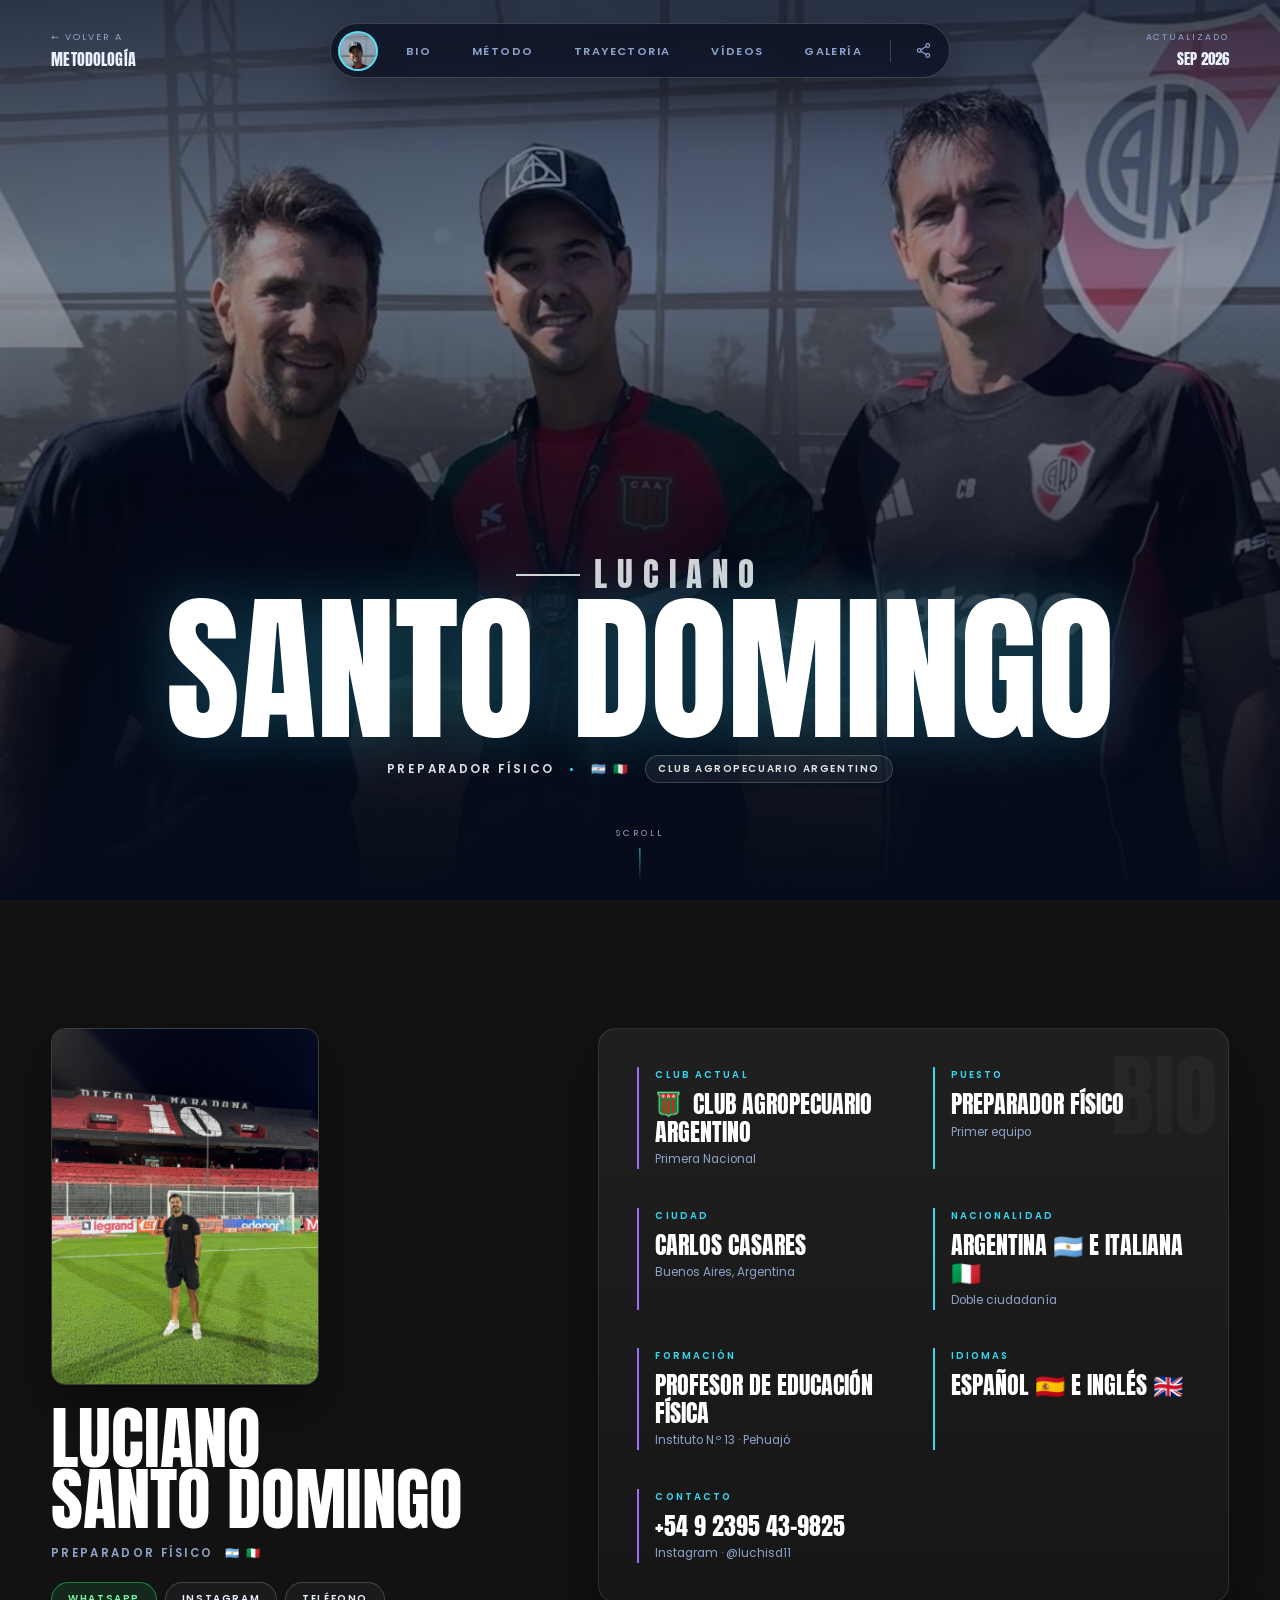
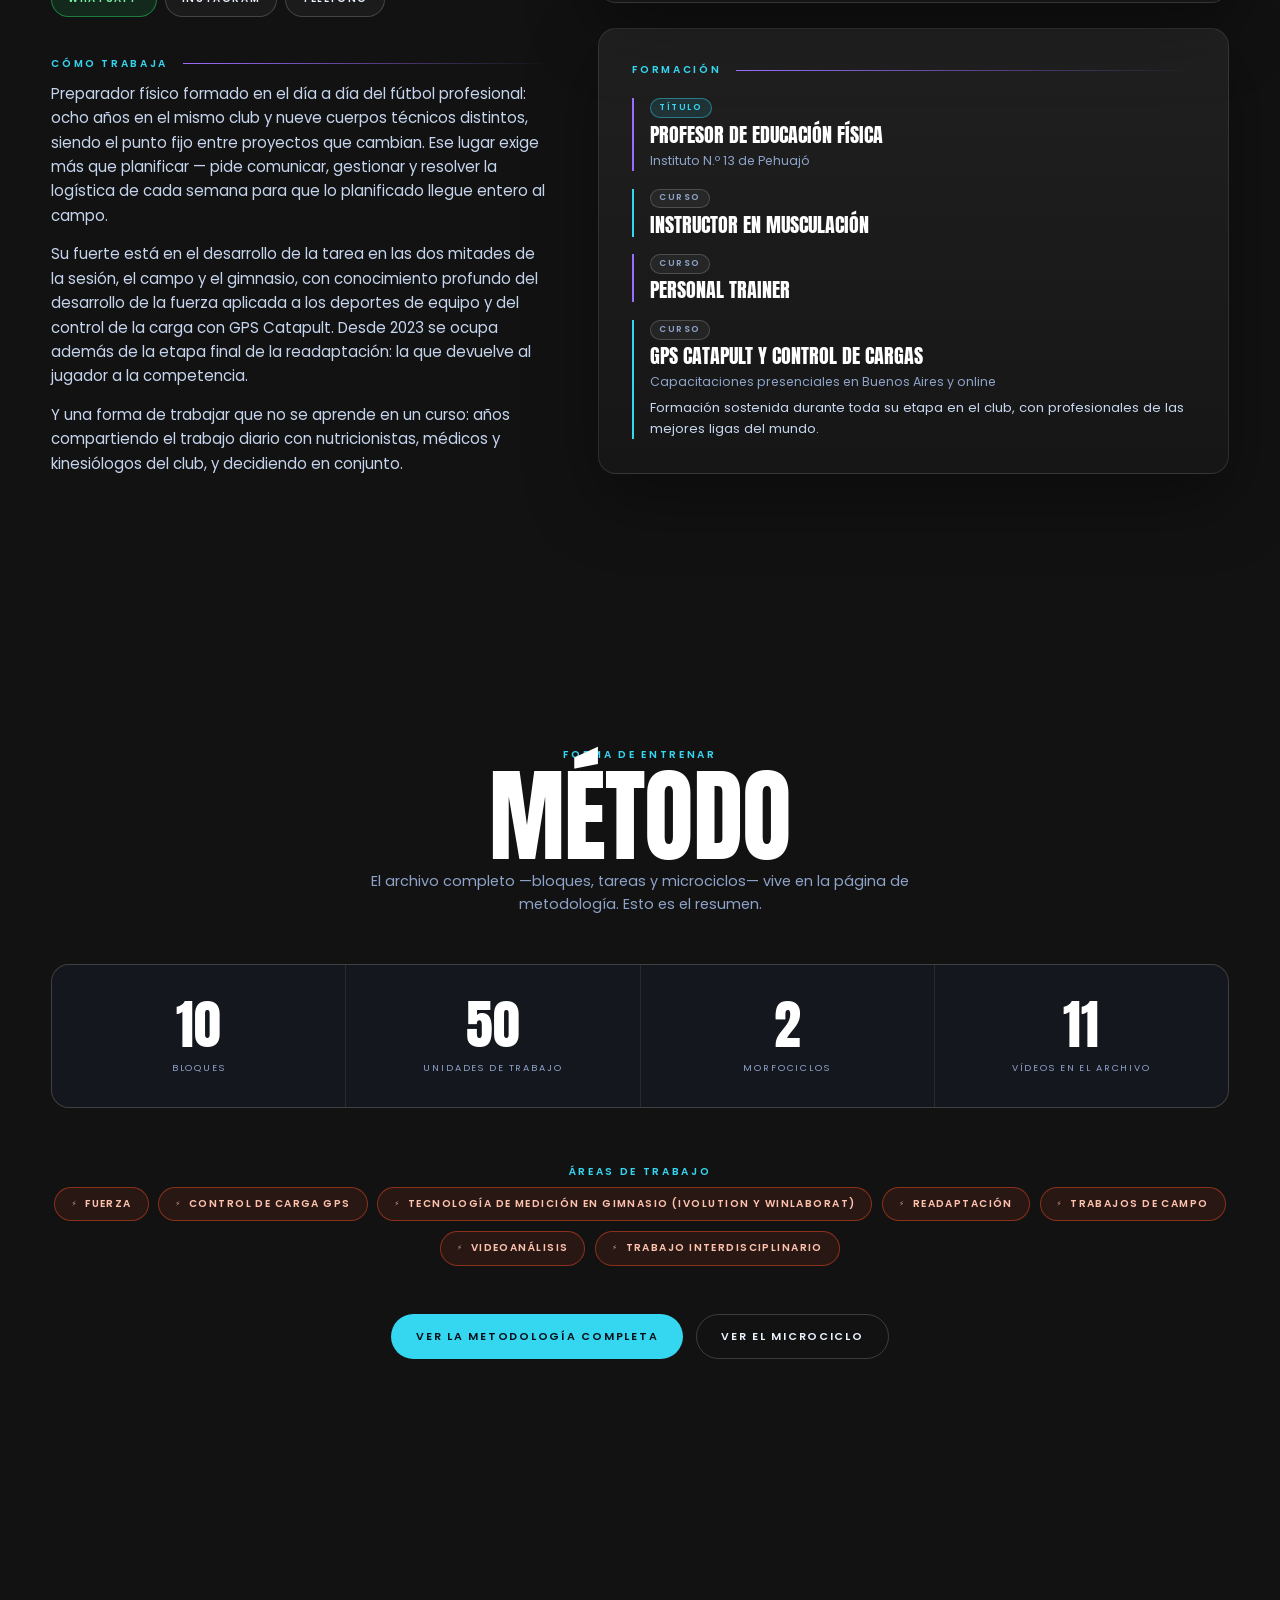
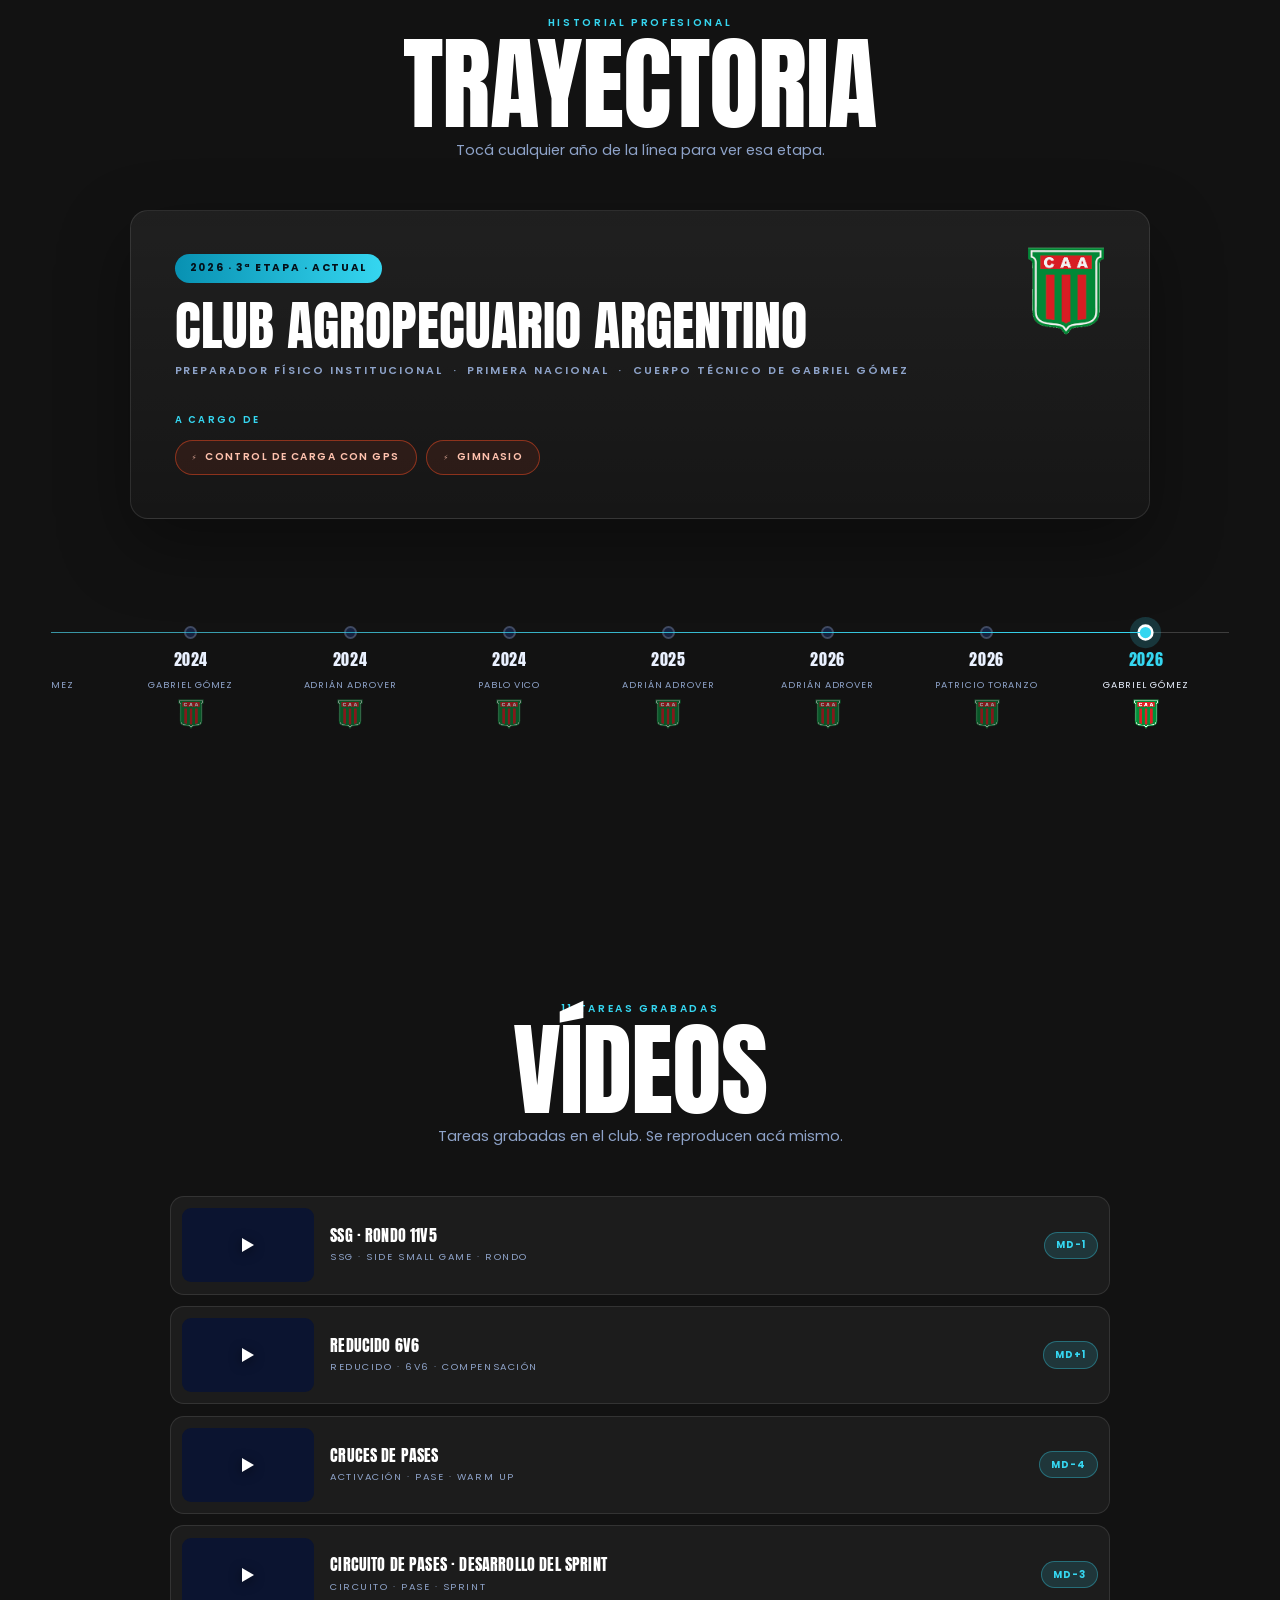
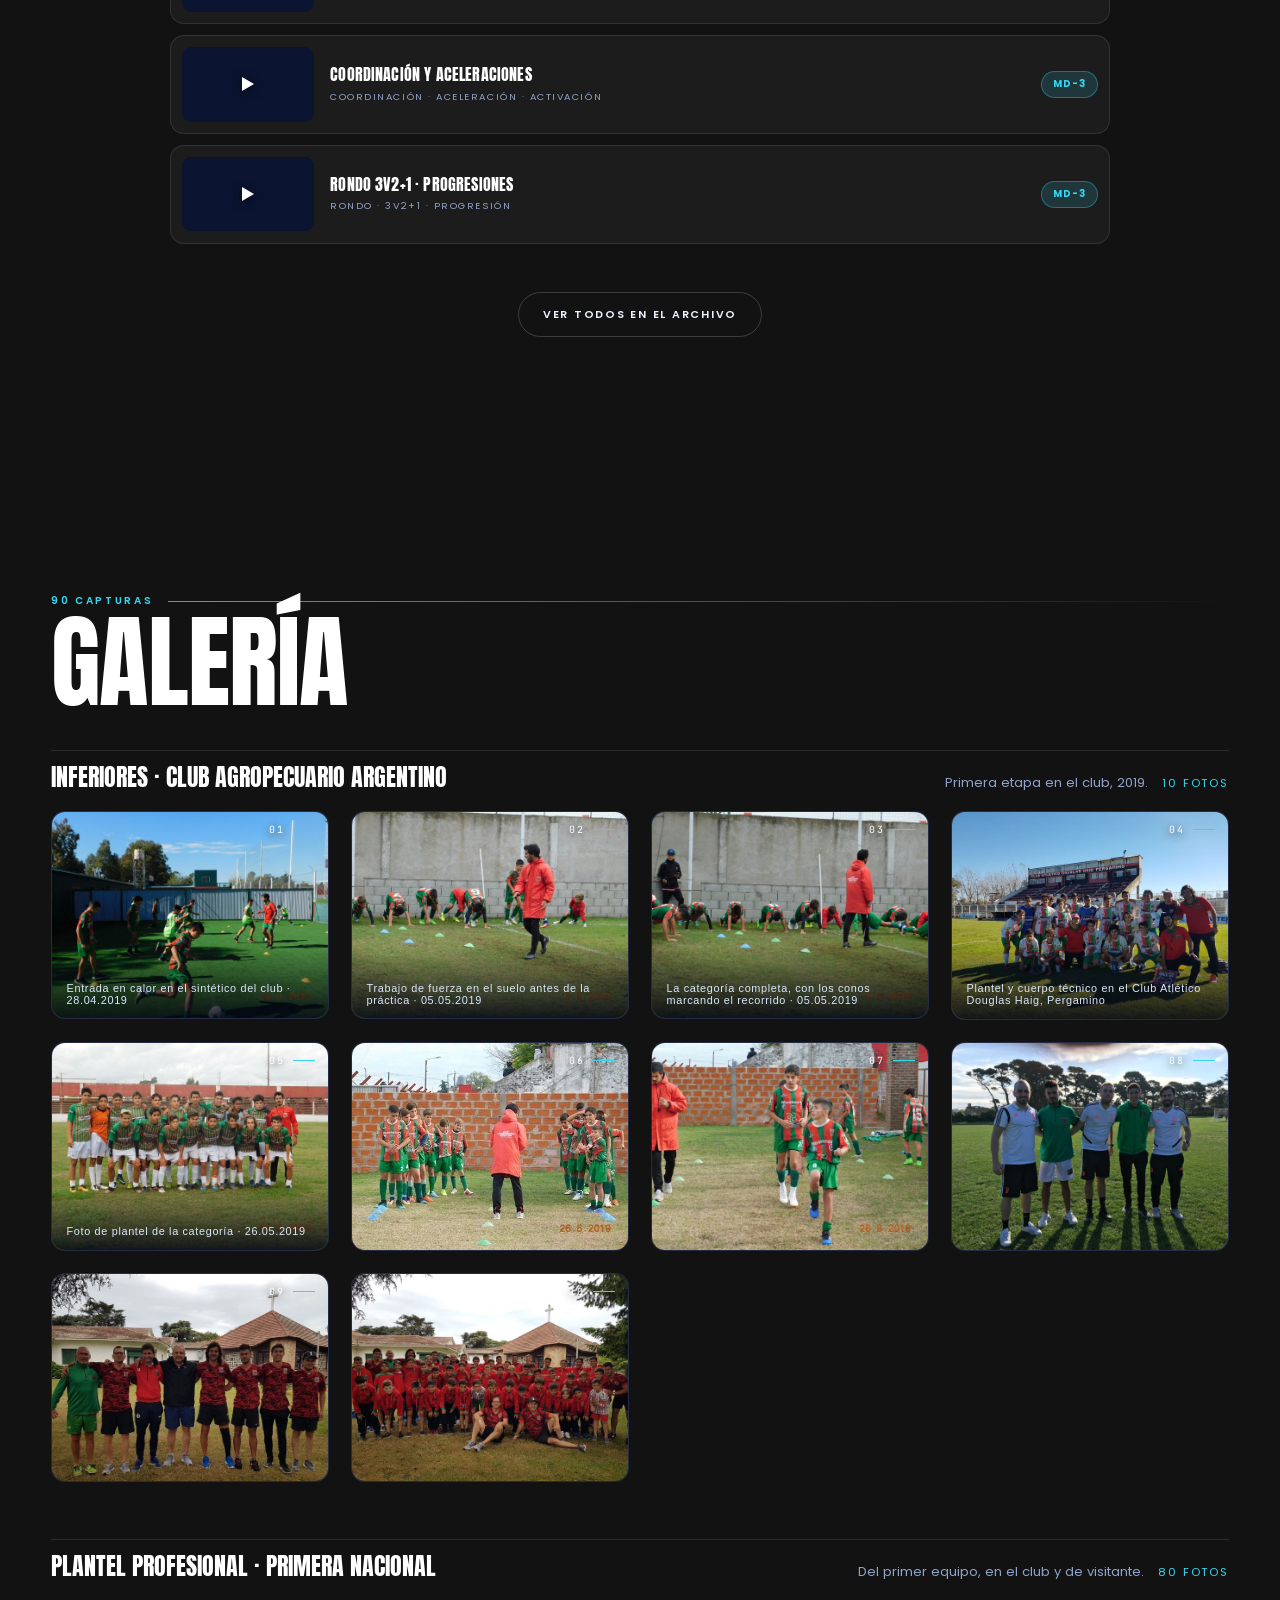
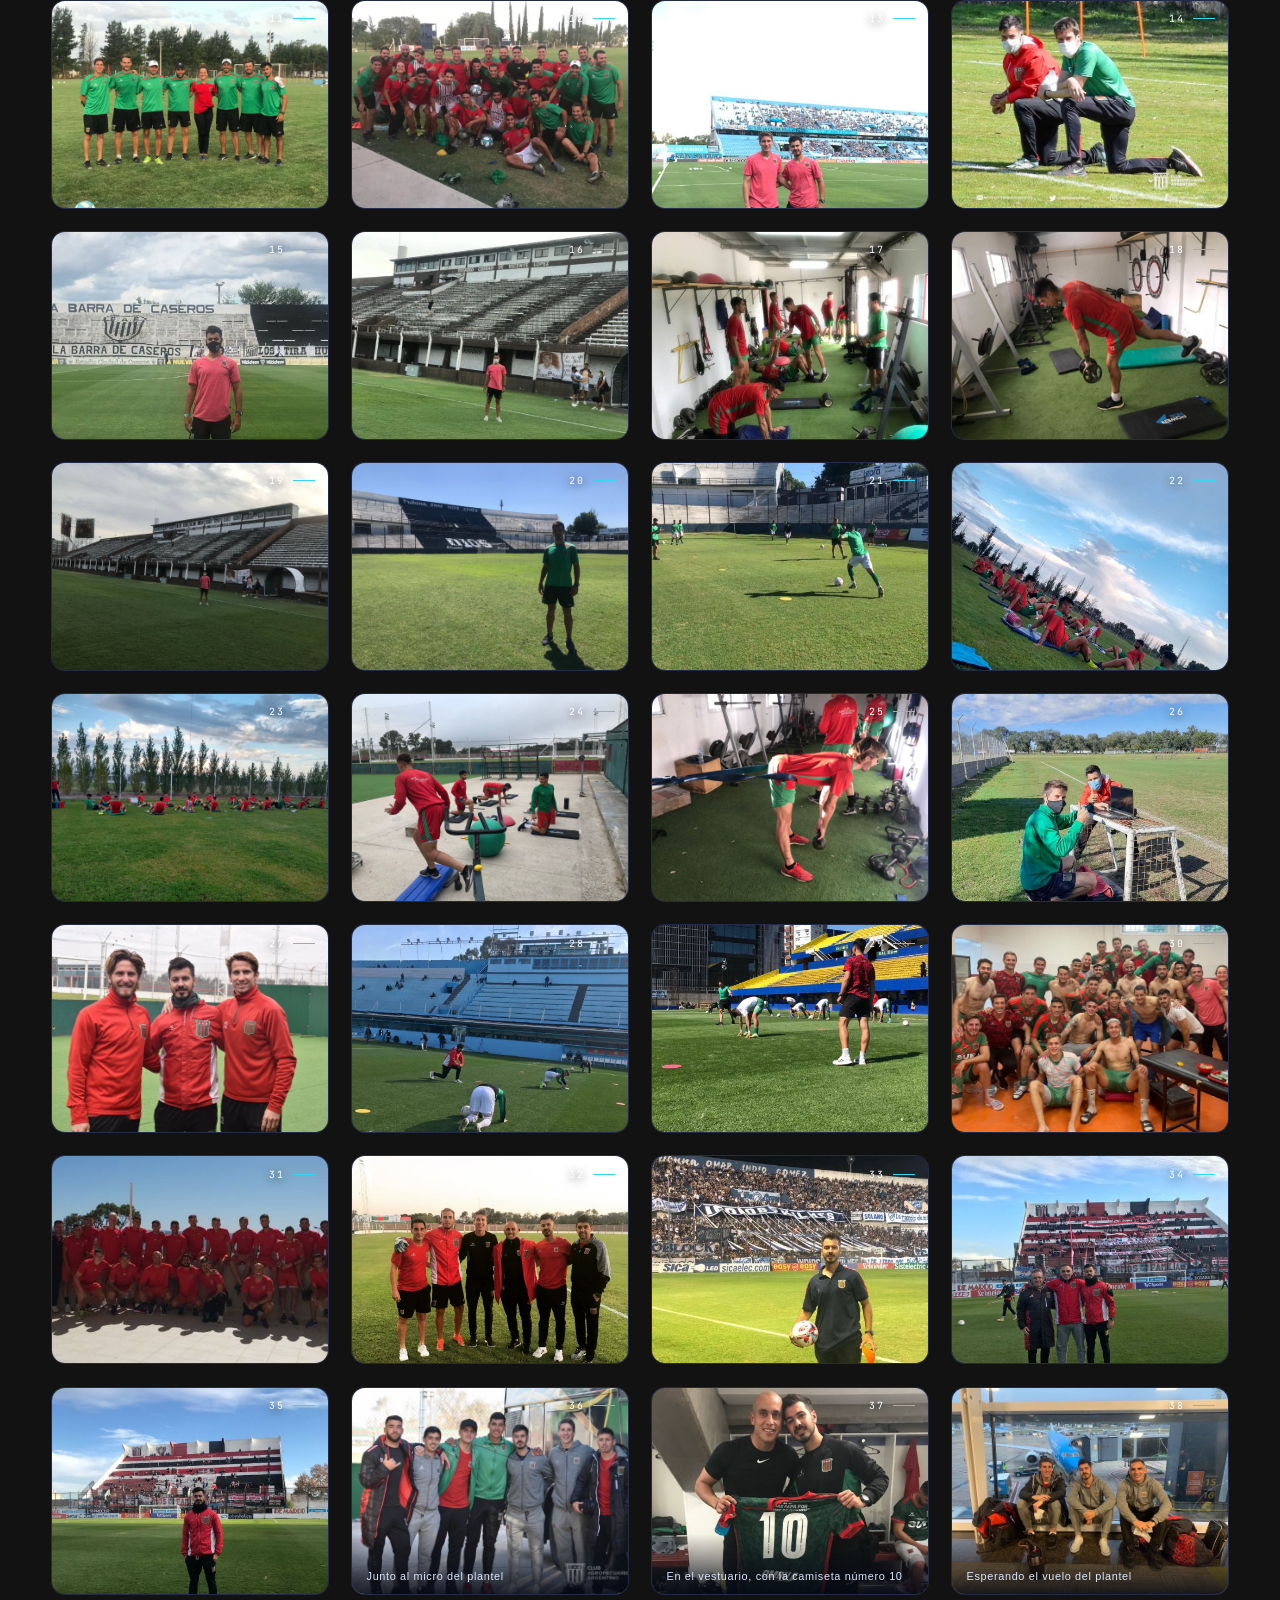
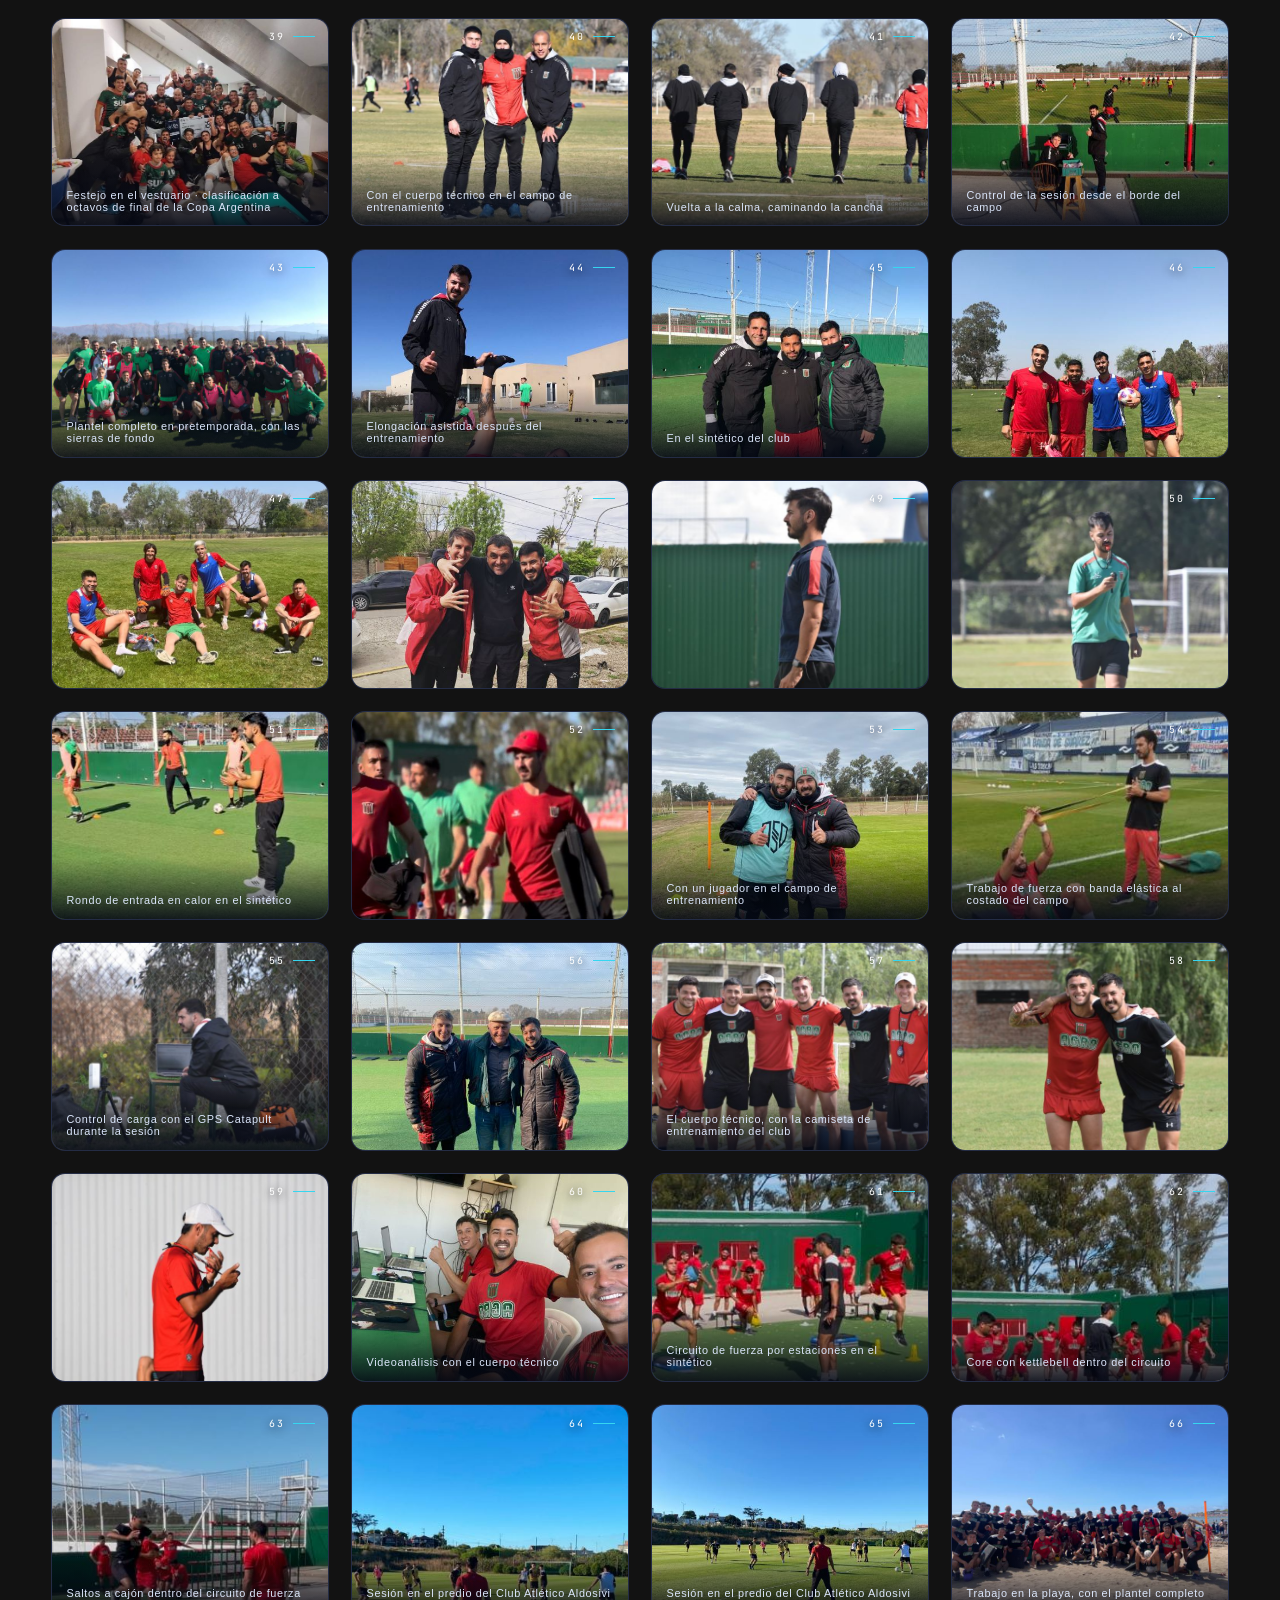
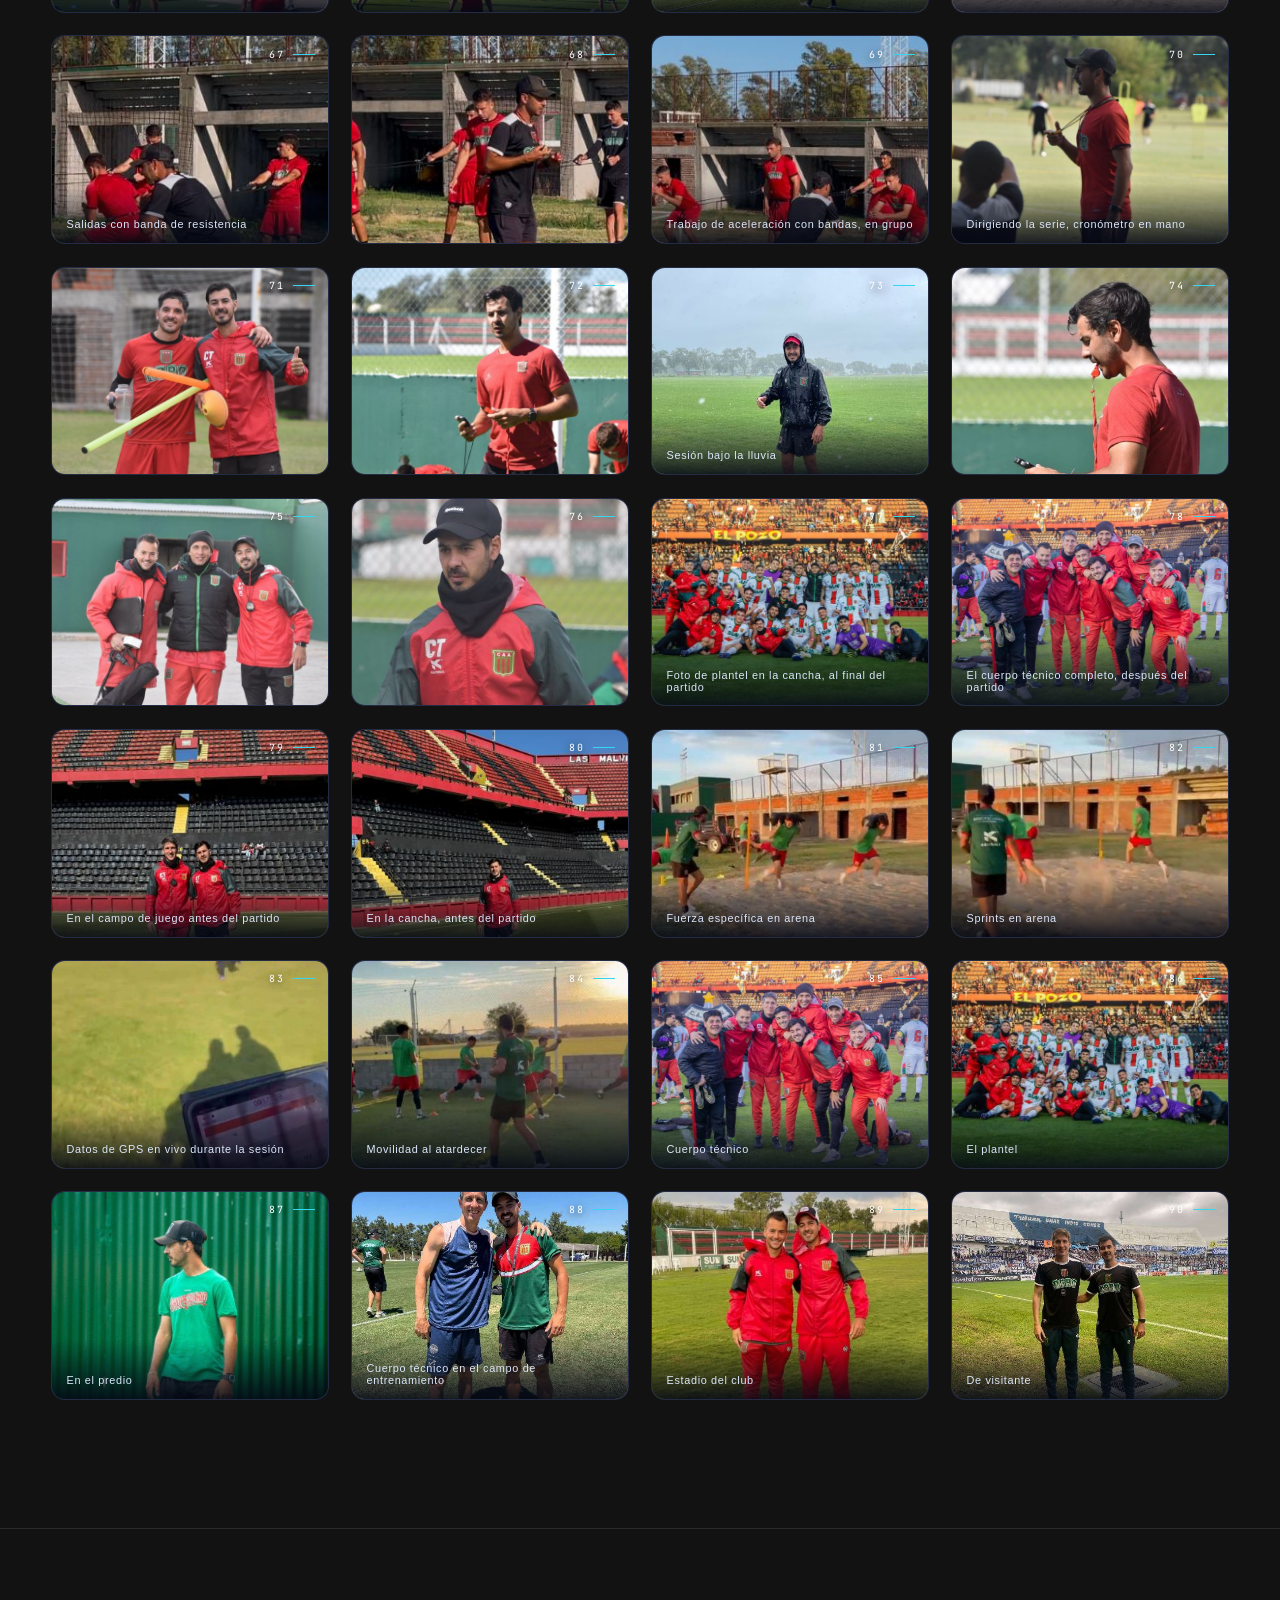
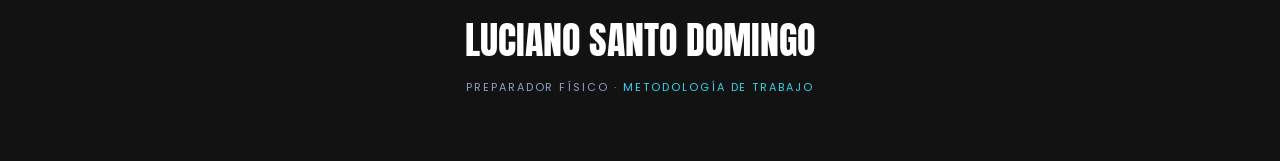
<file: cv.html>
<!DOCTYPE html>
<html lang="es" data-cv>
<head>
<meta charset="utf-8">
<meta name="viewport" content="width=device-width, initial-scale=1, viewport-fit=cover">
<title>Luciano Santo Domingo · Preparador Físico</title>
<meta name="description" content="Trayectoria, método de trabajo y archivo de vídeo de Luciano Santo Domingo, preparador físico del Club Agropecuario Argentino.">
<meta name="author" content="Luciano Santo Domingo">
<meta name="theme-color" content="#070d20">
<meta property="og:type" content="profile">
<meta property="og:title" content="Luciano Santo Domingo · Preparador Físico">
<meta property="og:description" content="Trayectoria, método de trabajo y archivo de vídeo.">
<link rel="icon" href="data:image/svg+xml,%3Csvg xmlns='http://www.w3.org/2000/svg' viewBox='0 0 32 32'%3E%3Crect width='32' height='32' fill='%23070d20'/%3E%3Cpath d='M6 6h4v15h10v5H6z' fill='%2335d6f0'/%3E%3C/svg%3E">
<link rel="preconnect" href="https://fonts.googleapis.com">
<link rel="preconnect" href="https://fonts.gstatic.com" crossorigin>
<link href="https://fonts.googleapis.com/css2?family=Anton&family=Archivo:wght@400;600;800;900&family=Barlow+Condensed:wght@600;700;800&family=Poppins:wght@400;500;600&family=JetBrains+Mono:wght@400;500&display=swap" rel="stylesheet">
<link rel="stylesheet" href="assets/css/cv.css?v=20261019c">
</head>
<body>

<!-- ==================== CABECERA FLOTANTE ==================== -->
<header class="cv-top">
  <a class="cv-back" href="index.html">
    <span class="cv-back-k">← Volver a</span>
    <span class="cv-back-v">Metodología</span>
  </a>

  <nav class="cv-pill" id="cvNav" aria-label="Secciones del CV">
    <a class="cv-pill-face" href="#portada" aria-label="Ir a la portada">
      <img id="cvFace" alt="">
    </a>
    <a href="#bio">Bio</a>
    <a href="#metodo">Método</a>
    <a href="#trayectoria">Trayectoria</a>
    <a href="#videos">Vídeos</a>
    <a href="#galeria">Galería</a>
    <span class="cv-pill-sep" aria-hidden="true"></span>
    <button class="cv-share" id="cvShare" title="Compartir esta página" aria-label="Compartir esta página">
      <svg viewBox="0 0 24 24" width="17" height="17" aria-hidden="true">
        <circle cx="18" cy="5" r="2.6"></circle><circle cx="6" cy="12" r="2.6"></circle><circle cx="18" cy="19" r="2.6"></circle>
        <path d="M8.3 10.8 15.7 6.4M8.3 13.2l7.4 4.4"></path>
      </svg>
    </button>
  </nav>

  <div class="cv-stamp">
    <span class="k">Actualizado</span>
    <span class="v" id="cvStamp">—</span>
  </div>

  <button class="cv-burger" id="cvBurger" aria-label="Abrir menú"><span></span></button>
</header>

<main>

  <!-- ==================== PORTADA ==================== -->
  <section class="cv-hero" id="portada">
    <div class="cv-hero-ghost" id="cvGhost" aria-hidden="true"></div>
    <img class="cv-hero-foto" id="cvHeroFoto" alt="">
    <div class="cv-hero-inner">
      <p class="cv-hero-nombre"><span class="dash" aria-hidden="true"></span><span id="cvNombre"></span></p>
      <h1 class="cv-hero-apellido" id="cvApellido"></h1>
      <p class="cv-hero-meta">
        <span id="cvRol"></span>
        <span class="dot" aria-hidden="true">•</span>
        <span id="cvBandera"></span>
        <span class="cv-badge" id="cvClubBadge"></span>
      </p>
    </div>
    <a class="cv-scroll" href="#bio"><span>Scroll</span><i aria-hidden="true"></i></a>
  </section>

  <!-- ==================== BIO ==================== -->
  <section class="cv-sec" id="bio">
    <div class="cv-wrap cv-bio">
      <div class="cv-bio-left">
        <img class="cv-retrato" id="cvRetrato" alt="">
        <h2 class="cv-nombre-grande" id="cvNombreGrande"></h2>
        <p class="cv-sub"><span id="cvRol2"></span><span class="cv-flags" id="cvFlags"></span></p>
        <div class="cv-links" id="cvLinks"></div>
        <p class="cv-eyebrow"><span>Cómo trabaja</span><i aria-hidden="true"></i></p>
        <div class="cv-bio-texto" id="cvBio"></div>
      </div>
      <div class="cv-bio-right">
        <div class="cv-card cv-ficha">
          <span class="cv-card-ghost" aria-hidden="true">BIO</span>
          <div class="cv-ficha-grid" id="cvFicha"></div>
        </div>
        <div class="cv-card cv-estudios" id="cvEstudiosCaja" hidden>
          <p class="cv-eyebrow"><span>Formación</span><i aria-hidden="true"></i></p>
          <ul class="cv-estudios-lista" id="cvFormacion"></ul>
        </div>
      </div>
    </div>
  </section>

  <!-- ==================== MÉTODO ==================== -->
  <section class="cv-sec" id="metodo">
    <div class="cv-wrap">
      <p class="cv-eyebrow center"><span>Forma de entrenar</span></p>
      <h2 class="cv-titulo">Método</h2>
      <p class="cv-lede">El archivo completo —bloques, tareas y microciclos— vive en la página de metodología. Esto es el resumen.</p>

      <div class="cv-metricas" id="cvMetricas"></div>

      <p class="cv-eyebrow center mt"><span>Áreas de trabajo</span></p>
      <div class="cv-chips" id="cvAreas"></div>

      <div class="cv-cta-row">
        <a class="cv-cta" href="index.html#bloques">Ver la metodología completa</a>
        <a class="cv-cta ghost" href="index.html#microciclo">Ver el microciclo</a>
      </div>
    </div>
  </section>

  <!-- ==================== TRAYECTORIA ==================== -->
  <section class="cv-sec" id="trayectoria">
    <div class="cv-wrap">
      <p class="cv-eyebrow center"><span>Historial profesional</span></p>
      <h2 class="cv-titulo">Trayectoria</h2>
      <p class="cv-lede">Tocá cualquier año de la línea para ver esa etapa.</p>

      <div class="cv-etapa" id="cvEtapa" aria-live="polite"></div>

      <div class="cv-linea" id="cvLinea" role="tablist" aria-label="Etapas de la trayectoria"></div>
    </div>
  </section>

  <!-- ==================== VÍDEOS ==================== -->
  <section class="cv-sec" id="videos">
    <div class="cv-wrap">
      <p class="cv-eyebrow center"><span id="cvVideosCuenta">Archivo</span></p>
      <h2 class="cv-titulo">Vídeos</h2>
      <p class="cv-lede">Tareas grabadas en el club. Se reproducen acá mismo.</p>
      <div class="cv-videos" id="cvVideos"></div>
      <div class="cv-cta-row"><a class="cv-cta ghost" href="index.html#videos">Ver todos en el archivo</a></div>
    </div>
  </section>

  <!-- ==================== GALERÍA ==================== -->
  <section class="cv-sec" id="galeria">
    <div class="cv-wrap">
      <p class="cv-eyebrow"><span id="cvGaleriaCuenta">Capturas</span><i aria-hidden="true"></i></p>
      <h2 class="cv-titulo left">Galería</h2>
      <div class="cv-grupos" id="cvGaleria"></div>
    </div>
  </section>

  <footer class="cv-pie">
    <div class="cv-wrap">
      <p class="cv-pie-nombre" id="cvPieNombre"></p>
      <p class="cv-pie-sub">Preparador Físico · <a href="index.html">Metodología de Trabajo</a></p>
    </div>
  </footer>

</main>

<div class="cv-lightbox" id="cvLightbox" hidden></div>

<script src="data/config.js?v=20261019c"></script>
<script src="data/methodology.js?v=20261019c"></script>
<script src="data/cv.js?v=20261019c"></script>
<script src="assets/js/cv.js?v=20261019c"></script>
</body>
</html>
</file>
<file: assets/css/cv.css>
/* =============================================================
   cv.css — la página del CV
   -------------------------------------------------------------
   Fondo azul profundo, tipografía enorme y datos en fichas: el
   mismo tono de las presentaciones de jugador, adaptado a un
   preparador físico. Vive aparte del resto del sitio para no
   tocar nada de lo que ya funciona.
   ============================================================= */

:root {
  --cv-bg:      #060b1a;
  --cv-bg-2:    #0c1738;
  --cv-bg-3:    #142a63;
  --cv-card:    rgba(255, 255, 255, .045);
  --cv-card-2:  rgba(4, 9, 22, .55);
  --cv-line:    rgba(255, 255, 255, .10);
  --cv-line-2:  rgba(255, 255, 255, .18);
  --cv-ink:     #eaf1ff;
  --cv-muted:   #8ea3c9;
  --cv-cyan:    #35d6f0;
  --cv-violet:  #9b6cff;
  --cv-fuego:   #ed4a22;   /* el naranja del sitio, para los acentos cálidos */
  --cv-ok:      #34d399;

  --cv-display: "Anton", "Archivo", "Arial Narrow", Impact, sans-serif;
  --cv-body:    "Poppins", "Inter", system-ui, sans-serif;
  --cv-mono:    "JetBrains Mono", ui-monospace, Menlo, Consolas, monospace;

  --cv-gutter:  clamp(1.1rem, 4vw, 4rem);
  --cv-maxw:    1320px;
  --cv-r:       18px;
  --cv-ease:    cubic-bezier(.22, 1, .36, 1);
  color-scheme: dark;
}

*, *::before, *::after { box-sizing: border-box; }

html { scroll-behavior: smooth; scroll-padding-top: 108px; }
@media (prefers-reduced-motion: reduce) { html { scroll-behavior: auto; } }

body {
  margin: 0;
  font-family: var(--cv-body);
  font-size: clamp(.94rem, 1.02vw, 1.02rem);
  line-height: 1.62;
  color: var(--cv-ink);
  background:
    radial-gradient(120% 80% at 50% 0%, var(--cv-bg-3) 0%, transparent 60%),
    radial-gradient(90% 60% at 85% 30%, rgba(155, 108, 255, .16) 0%, transparent 55%),
    linear-gradient(180deg, var(--cv-bg-2) 0%, var(--cv-bg) 55%, var(--cv-bg) 100%);
  background-attachment: fixed;
  -webkit-font-smoothing: antialiased;
  overflow-x: hidden;
}

img { max-width: 100%; display: block; }
a { color: inherit; }

.cv-wrap { width: 100%; max-width: var(--cv-maxw); margin: 0 auto; padding: 0 var(--cv-gutter); }

/* --------------------------------------------------------------
   CABECERA FLOTANTE
   -------------------------------------------------------------- */
.cv-top {
  position: fixed; inset: 0 0 auto 0; z-index: 60;
  display: grid; grid-template-columns: 1fr auto 1fr; align-items: center; gap: 1rem;
  padding: clamp(.8rem, 1.8vw, 1.5rem) var(--cv-gutter);
  pointer-events: none;
}
.cv-top > * { pointer-events: auto; }

.cv-back { display: grid; gap: .12rem; text-decoration: none; justify-self: start; }
.cv-back-k { font-size: .58rem; letter-spacing: .22em; text-transform: uppercase; color: var(--cv-muted); }
.cv-back-v { font-family: var(--cv-display); font-size: 1.02rem; letter-spacing: .01em; text-transform: uppercase; color: var(--cv-ink); }
.cv-back:hover .cv-back-v { color: var(--cv-cyan); }

.cv-pill {
  justify-self: center;
  display: flex; align-items: center; gap: clamp(.35rem, 1.2vw, 1.1rem);
  padding: .42rem .5rem .42rem .42rem;
  border: 1px solid var(--cv-line-2); border-radius: 999px;
  background: rgba(6, 12, 30, .72);
  backdrop-filter: blur(14px); -webkit-backdrop-filter: blur(14px);
  box-shadow: 0 18px 50px rgba(0, 0, 0, .45);
}
.cv-pill a:not(.cv-pill-face) {
  padding: .42rem .78rem; border-radius: 999px;
  font-size: .7rem; font-weight: 600; letter-spacing: .13em; text-transform: uppercase;
  color: var(--cv-muted); text-decoration: none; white-space: nowrap;
  transition: color .25s var(--cv-ease), background .25s var(--cv-ease);
}
.cv-pill a:not(.cv-pill-face):hover { color: var(--cv-ink); }
.cv-pill a.is-active { background: var(--cv-cyan); color: #041019; }
.cv-pill-face { width: 40px; height: 40px; border-radius: 50%; overflow: hidden; border: 2px solid var(--cv-line-2); flex: 0 0 auto; }
.cv-pill-face img { width: 100%; height: 100%; object-fit: cover; }
.cv-pill-sep { width: 1px; height: 22px; background: var(--cv-line-2); }
.cv-share {
  display: grid; place-items: center; width: 34px; height: 34px;
  border: 0; border-radius: 50%; background: transparent; color: var(--cv-muted); cursor: pointer;
}
.cv-share svg { fill: none; stroke: currentColor; stroke-width: 1.7; stroke-linecap: round; }
.cv-share:hover { color: var(--cv-cyan); }

.cv-stamp { justify-self: end; display: grid; gap: .12rem; text-align: right; }
.cv-stamp .k { font-size: .55rem; letter-spacing: .22em; text-transform: uppercase; color: var(--cv-muted); }
.cv-stamp .v { font-family: var(--cv-display); font-size: .95rem; text-transform: uppercase; }

.cv-burger { display: none; }

@media (max-width: 940px) {
  .cv-stamp { display: none; }
  .cv-top { grid-template-columns: 1fr auto; }
  .cv-burger {
    display: grid; place-items: center; justify-self: end;
    width: 42px; height: 42px; border-radius: 50%;
    border: 1px solid var(--cv-line-2); background: rgba(6, 12, 30, .72); cursor: pointer;
  }
  .cv-burger span, .cv-burger span::before, .cv-burger span::after {
    display: block; width: 16px; height: 1.6px; background: var(--cv-ink); content: "";
  }
  .cv-burger span { position: relative; }
  .cv-burger span::before { position: absolute; top: -5px; }
  .cv-burger span::after  { position: absolute; top: 5px; }

  .cv-pill {
    position: fixed; inset: 76px var(--cv-gutter) auto var(--cv-gutter);
    flex-direction: column; align-items: stretch; gap: .1rem;
    border-radius: var(--cv-r); padding: .6rem;
    opacity: 0; visibility: hidden; transform: translateY(-10px);
    transition: opacity .25s var(--cv-ease), transform .25s var(--cv-ease), visibility .25s;
  }
  .cv-pill.is-open { opacity: 1; visibility: visible; transform: none; }
  .cv-pill a:not(.cv-pill-face) { padding: .8rem .9rem; border-radius: 10px; font-size: .78rem; }
  .cv-pill-face, .cv-pill-sep { display: none; }
  .cv-share { justify-self: start; margin: .2rem .3rem; }
}

/* --------------------------------------------------------------
   PORTADA
   -------------------------------------------------------------- */
.cv-hero {
  position: relative; min-height: 100svh;
  display: grid; align-items: end;
  padding: 0 var(--cv-gutter) clamp(5.5rem, 13vh, 7.5rem);
  overflow: hidden;
}
.cv-hero-ghost {
  position: absolute; left: 50%; top: 46%; transform: translate(-50%, -50%);
  font-family: var(--cv-display); font-size: clamp(9rem, 30vw, 30rem);
  line-height: .78; letter-spacing: -.02em; white-space: nowrap;
  color: transparent; -webkit-text-stroke: 1px rgba(255, 255, 255, .05);
  pointer-events: none; user-select: none;
}
/* Foto normal: ocupa todo el fondo y se apaga con un degradado, para que
   el nombre se lea encima sin taparle la cara. */
.cv-hero-foto {
  position: absolute; inset: 0; width: 100%; height: 100%;
  object-fit: cover; object-position: center 28%;
  opacity: .72; filter: saturate(.9) contrast(1.03);
}
.cv-hero::after {
  content: ""; position: absolute; inset: 0; pointer-events: none;
  background:
    linear-gradient(180deg, rgba(6, 11, 26, .62) 0%, rgba(6, 11, 26, .18) 30%, rgba(6, 11, 26, .78) 74%, var(--cv-bg) 100%),
    radial-gradient(70% 55% at 50% 78%, rgba(6, 11, 26, .75), transparent 70%);
}

/* Si algún día hay un recorte en PNG, se comporta como el original:
   la figura entera parada sobre el fondo.  persona.recorte = true      */
.cv-hero.is-recorte .cv-hero-foto {
  inset: auto auto 0 50%; transform: translateX(-50%);
  height: min(86svh, 880px); width: auto; max-width: none;
  object-fit: contain; object-position: bottom; opacity: 1; filter: none;
  -webkit-mask-image: linear-gradient(180deg, #000 74%, transparent 99%);
          mask-image: linear-gradient(180deg, #000 74%, transparent 99%);
}
.cv-hero.is-recorte::after { background: linear-gradient(180deg, transparent 55%, rgba(6, 11, 26, .55) 85%, var(--cv-bg) 100%); }
.cv-hero-inner { position: relative; z-index: 2; width: 100%; max-width: var(--cv-maxw); margin: 0 auto; text-align: center; }
.cv-hero-nombre {
  display: flex; align-items: center; justify-content: center; gap: .9rem;
  margin: 0 0 .1rem; font-family: var(--cv-display);
  font-size: clamp(1.1rem, 2.6vw, 2.2rem); letter-spacing: .3em; text-transform: uppercase;
  color: rgba(255, 255, 255, .82);
}
.cv-hero-nombre .dash { width: clamp(28px, 5vw, 70px); height: 2px; background: currentColor; }
.cv-hero-apellido {
  margin: 0; font-family: var(--cv-display); font-weight: 400;
  font-size: clamp(3rem, 12.5vw, 12rem); line-height: .84; letter-spacing: -.005em;
  text-transform: uppercase;
  color: #fff;
  text-shadow: 0 0 60px rgba(53, 214, 240, .28);
}
.cv-hero-meta {
  display: flex; flex-wrap: wrap; align-items: center; justify-content: center; gap: .55rem .9rem;
  margin: 1.1rem 0 0; font-size: .74rem; font-weight: 600;
  letter-spacing: .2em; text-transform: uppercase; color: rgba(255, 255, 255, .88);
}
.cv-hero-meta .dot { color: var(--cv-cyan); }
.cv-badge {
  display: inline-flex; align-items: center; gap: .4rem;
  padding: .3rem .75rem; border: 1px solid var(--cv-line-2); border-radius: 999px;
  background: rgba(255, 255, 255, .06); font-size: .62rem; letter-spacing: .16em;
}
.cv-scroll {
  position: absolute; left: 50%; bottom: 1.1rem; transform: translateX(-50%); z-index: 3;
  display: grid; justify-items: center; gap: .5rem; text-decoration: none;
  font-size: .56rem; letter-spacing: .32em; text-transform: uppercase; color: var(--cv-muted);
}
.cv-scroll i { width: 1px; height: 34px; background: linear-gradient(180deg, var(--cv-cyan), transparent); }

/* --------------------------------------------------------------
   PIEZAS COMUNES
   -------------------------------------------------------------- */
.cv-sec { padding: clamp(4rem, 10vw, 8.5rem) 0; }

.cv-eyebrow {
  display: flex; align-items: center; gap: .9rem;
  margin: 0 0 .4rem; font-size: .64rem; font-weight: 600;
  letter-spacing: .26em; text-transform: uppercase; color: var(--cv-cyan);
}
.cv-eyebrow.center { justify-content: center; }
.cv-eyebrow.mt { margin-top: clamp(2.2rem, 5vw, 3.5rem); }
.cv-eyebrow i { flex: 1; height: 1px; background: linear-gradient(90deg, var(--cv-violet), transparent); }

.cv-titulo {
  margin: 0 0 .5rem; font-family: var(--cv-display); font-weight: 400;
  font-size: clamp(2.6rem, 8vw, 6.6rem); line-height: .9; letter-spacing: -.01em;
  text-transform: uppercase; text-align: center; color: #fff;
}
.cv-titulo.left { text-align: left; }
.cv-lede { margin: 0 auto clamp(2rem, 4vw, 3rem); max-width: 62ch; text-align: center; color: var(--cv-muted); font-size: .9rem; }

.cv-card {
  position: relative; overflow: hidden;
  border: 1px solid var(--cv-line); border-radius: var(--cv-r);
  background: linear-gradient(180deg, rgba(255, 255, 255, .06), rgba(255, 255, 255, .02));
  box-shadow: 0 26px 70px rgba(0, 0, 0, .35);
}
.cv-card-ghost {
  position: absolute; right: .6rem; top: -.3rem;
  font-family: var(--cv-display); font-size: clamp(3rem, 7vw, 6rem);
  color: rgba(255, 255, 255, .035); pointer-events: none; user-select: none;
}

.cv-cta-row { display: flex; flex-wrap: wrap; gap: .8rem; justify-content: center; margin-top: clamp(2rem, 4vw, 3rem); }
.cv-cta {
  display: inline-flex; align-items: center; gap: .5rem;
  padding: .82rem 1.5rem; border-radius: 999px; text-decoration: none;
  font-size: .68rem; font-weight: 600; letter-spacing: .16em; text-transform: uppercase;
  background: var(--cv-cyan); color: #041019; border: 1px solid transparent;
  transition: transform .25s var(--cv-ease), background .25s var(--cv-ease);
}
.cv-cta:hover { transform: translateY(-2px); }
.cv-cta.ghost { background: transparent; color: var(--cv-ink); border-color: var(--cv-line-2); }
.cv-cta.ghost:hover { border-color: var(--cv-cyan); color: var(--cv-cyan); }

.cv-pendiente {
  display: inline-block; padding: .18rem .55rem; border-radius: 999px;
  border: 1px dashed rgba(237, 74, 34, .55); background: rgba(237, 74, 34, .08);
  color: #ffb59d; font-size: .58rem; letter-spacing: .14em; text-transform: uppercase;
}

/* --------------------------------------------------------------
   BIO
   -------------------------------------------------------------- */
.cv-bio { display: grid; grid-template-columns: minmax(0, .88fr) minmax(0, 1.12fr); gap: clamp(1.6rem, 4vw, 4rem); align-items: start; }
@media (max-width: 900px) { .cv-bio { grid-template-columns: 1fr; } }

/* Retrato vertical, no circular: la foto es de cuerpo entero y el estadio
   forma parte de lo que cuenta. */
.cv-retrato {
  width: clamp(200px, 55vw, 268px); aspect-ratio: 3 / 4; height: auto;
  object-fit: cover; border-radius: 14px;
  border: 1px solid var(--cv-line-2); margin-bottom: 1.4rem;
  box-shadow: 0 22px 55px rgba(0, 0, 0, .4);
}
.cv-nombre-grande {
  margin: 0; font-family: var(--cv-display); font-weight: 400;
  font-size: clamp(2.3rem, 5.4vw, 4.6rem); line-height: .88; text-transform: uppercase; color: #fff;
}
.cv-sub {
  display: flex; flex-wrap: wrap; align-items: center; gap: .7rem;
  margin: .9rem 0 0; font-size: .72rem; font-weight: 600; letter-spacing: .2em; text-transform: uppercase; color: var(--cv-muted);
}
.cv-links { display: flex; flex-wrap: wrap; gap: .5rem; margin: 1.2rem 0 0; }
.cv-links a {
  display: inline-flex; align-items: center; gap: .45rem;
  padding: .55rem 1rem; border-radius: 999px; border: 1px solid var(--cv-line-2);
  text-decoration: none; font-size: .62rem; font-weight: 600; letter-spacing: .16em; text-transform: uppercase;
  color: var(--cv-ink); background: rgba(255, 255, 255, .04);
}
.cv-links a:hover { border-color: var(--cv-cyan); color: var(--cv-cyan); }
/* El de WhatsApp se distingue: es el que más se va a usar. */
.cv-links a.es-wa { border-color: rgba(37, 211, 102, .5); background: rgba(37, 211, 102, .12); color: #7ef0a8; }
.cv-links a.es-wa:hover { border-color: #25d366; color: #b6f8cd; }
.cv-bio-left .cv-eyebrow { margin-top: clamp(1.6rem, 3vw, 2.4rem); }
.cv-bio-texto { margin-top: .6rem; color: #c6d5ee; max-width: 56ch; }
.cv-bio-texto p { margin: 0 0 .9rem; }

.cv-bio-right { display: grid; gap: clamp(1rem, 2vw, 1.6rem); align-content: start; }

.cv-ficha { padding: clamp(1.4rem, 3vw, 2.6rem); }

/* Formación: una tarjeta con la lista de títulos y cursos. */
.cv-estudios { padding: clamp(1.3rem, 2.6vw, 2.2rem); }
.cv-estudios .cv-eyebrow { margin-bottom: 1.2rem; }
.cv-estudios-lista { list-style: none; margin: 0; padding: 0; display: grid; gap: 1.1rem; }
.cv-estudios-lista li {
  display: grid; gap: .28rem;
  padding-left: 1rem; border-left: 2px solid var(--cv-violet);
}
.cv-estudios-lista li:nth-child(2n) { border-left-color: var(--cv-cyan); }
.cv-estudios-lista .tipo {
  justify-self: start; padding: .12rem .5rem; border-radius: 999px;
  border: 1px solid var(--cv-line-2); background: rgba(255, 255, 255, .05);
  font-size: .54rem; font-weight: 600; letter-spacing: .18em; text-transform: uppercase; color: var(--cv-muted);
}
.cv-estudios-lista .tipo.es-titulo { border-color: rgba(53, 214, 240, .45); background: rgba(53, 214, 240, .12); color: var(--cv-cyan); }
.cv-estudios-lista .t { font-family: var(--cv-display); font-size: clamp(1rem, 1.6vw, 1.28rem); line-height: 1.16; text-transform: uppercase; color: #fff; }
.cv-estudios-lista .c { font-size: .78rem; color: var(--cv-muted); }
.cv-estudios-lista .d { font-size: .82rem; color: #c6d5ee; }
.cv-ficha-grid { display: grid; grid-template-columns: repeat(auto-fit, minmax(200px, 1fr)); gap: clamp(1.4rem, 3vw, 2.4rem); }
.cv-dato { padding-left: 1rem; border-left: 2px solid var(--cv-violet); }
.cv-dato:nth-child(2n) { border-left-color: var(--cv-cyan); }
.cv-dato .k { display: block; font-size: .6rem; font-weight: 600; letter-spacing: .22em; text-transform: uppercase; color: var(--cv-cyan); margin-bottom: .45rem; }
.cv-dato .v { display: block; font-family: var(--cv-display); font-size: clamp(1.05rem, 1.9vw, 1.55rem); line-height: 1.14; text-transform: uppercase; color: #fff; }
.cv-dato .n { display: block; margin-top: .3rem; font-size: .74rem; color: var(--cv-muted); }
/* El escudo, a la altura de la línea de texto y sin deformarse. */
.cv-dato-escudo { display: inline-block; height: 1.1em; width: auto; vertical-align: -.14em; margin-right: .45em; object-fit: contain; }

/* --------------------------------------------------------------
   MÉTODO
   -------------------------------------------------------------- */
.cv-metricas { display: grid; grid-template-columns: repeat(auto-fit, minmax(140px, 1fr)); gap: 1px; background: var(--cv-line); border: 1px solid var(--cv-line); border-radius: var(--cv-r); overflow: hidden; }
.cv-metrica { padding: clamp(1.2rem, 2.6vw, 2rem) 1rem; text-align: center; background: var(--cv-card-2); }
.cv-metrica .n { display: block; font-family: var(--cv-display); font-size: clamp(2rem, 4.4vw, 3.4rem); line-height: 1; color: #fff; }
.cv-metrica .k { display: block; margin-top: .5rem; font-size: .58rem; letter-spacing: .2em; text-transform: uppercase; color: var(--cv-muted); }

.cv-chips { display: flex; flex-wrap: wrap; justify-content: center; gap: .6rem; }
.cv-chip {
  display: inline-flex; align-items: center; gap: .45rem;
  padding: .5rem 1rem; border-radius: 999px;
  border: 1px solid rgba(237, 74, 34, .5); background: rgba(237, 74, 34, .1);
  font-size: .64rem; font-weight: 600; letter-spacing: .14em; text-transform: uppercase; color: #ffc2ae;
}
.cv-chip::before { content: "⚡"; font-size: .7em; opacity: .8; }

/* --------------------------------------------------------------
   TRAYECTORIA
   -------------------------------------------------------------- */
.cv-etapa { max-width: 1020px; margin: 0 auto clamp(2.5rem, 6vw, 4.5rem); }
.cv-etapa-card { position: relative; padding: clamp(1.4rem, 3.4vw, 2.8rem); overflow: hidden; }
.cv-etapa-badge {
  display: inline-block; padding: .38rem .95rem; border-radius: 999px;
  background: linear-gradient(90deg, #2563eb, #3b82f6);
  font-size: .64rem; font-weight: 700; letter-spacing: .16em; text-transform: uppercase; color: #fff;
}
.cv-etapa-badge.actual { background: linear-gradient(90deg, #0891b2, var(--cv-cyan)); color: #041019; }
.cv-etapa-club { margin: 1rem 0 .4rem; font-family: var(--cv-display); font-weight: 400; font-size: clamp(1.8rem, 4.6vw, 3.4rem); line-height: .96; text-transform: uppercase; color: #fff; }
.cv-etapa-liga { display: flex; flex-wrap: wrap; align-items: center; gap: .6rem; font-size: .68rem; font-weight: 600; letter-spacing: .18em; text-transform: uppercase; color: var(--cv-muted); }
.cv-etapa-escudo { position: absolute; right: clamp(1rem, 3vw, 2.4rem); top: clamp(1rem, 3vw, 2.2rem); width: clamp(48px, 7vw, 92px); opacity: .95; }
.cv-etapa-datos { display: grid; grid-template-columns: repeat(auto-fit, minmax(120px, 1fr)); gap: 1px; margin-top: clamp(1.4rem, 3vw, 2.2rem); background: var(--cv-line); border: 1px solid var(--cv-line); border-radius: 12px; overflow: hidden; }
.cv-etapa-dato { padding: 1.1rem .8rem; text-align: center; background: var(--cv-card-2); }
.cv-etapa-dato .k { display: block; font-size: .56rem; letter-spacing: .2em; text-transform: uppercase; color: var(--cv-muted); }
.cv-etapa-dato .n { display: block; margin-top: .5rem; font-family: var(--cv-display); font-size: clamp(1.5rem, 3vw, 2.3rem); line-height: 1; color: #fff; }
.cv-etapa-h { margin: clamp(1.4rem, 3vw, 2rem) 0 .8rem; font-size: .6rem; font-weight: 600; letter-spacing: .24em; text-transform: uppercase; color: var(--cv-cyan); }
.cv-chips.left { justify-content: flex-start; }
.cv-etapa-logros { list-style: none; margin: 1.6rem 0 0; padding: 0; display: grid; gap: .55rem; }
.cv-etapa-logros li { position: relative; padding-left: 1.5rem; font-size: .88rem; color: #c6d5ee; }
.cv-etapa-logros li::before { content: ""; position: absolute; left: 0; top: .55em; width: 8px; height: 8px; border-radius: 50%; background: var(--cv-ok); }
.cv-etapa-nota { margin: 1.4rem 0 0; color: var(--cv-muted); font-size: .88rem; }
.cv-etapa-vacia { padding: clamp(2rem, 5vw, 3.5rem); text-align: center; color: var(--cv-muted); }

/* La línea de tiempo */
.cv-linea {
  position: relative; display: flex; gap: clamp(1.4rem, 4vw, 3.4rem);
  justify-content: safe center;
  overflow-x: auto; padding: 2.2rem .4rem 1rem;
  scrollbar-width: thin; scrollbar-color: var(--cv-line-2) transparent;
}
/* La línea es más larga que la ventana, así que su ancho lo mide el guion:
   con `right: 0` sólo cubriría la parte visible y se cortaría al deslizar. */
.cv-linea::before {
  content: ""; position: absolute; left: 0; top: 2.55rem; height: 1px;
  width: var(--ancho, 100%); background: var(--cv-line-2);
}
/* El tramo recorrido, hasta el punto activo. */
.cv-linea::after {
  content: ""; position: absolute; left: 0; top: 2.55rem; height: 1px;
  width: var(--avance, 0); background: linear-gradient(90deg, rgba(53, 214, 240, .15), var(--cv-cyan));
  transition: width .45s var(--cv-ease);
}
.cv-linea::-webkit-scrollbar { height: 6px; }
.cv-linea::-webkit-scrollbar-thumb { background: var(--cv-line-2); border-radius: 999px; }
.cv-hito {
  position: relative; flex: 0 0 auto; min-width: 108px; max-width: 150px;
  display: grid; justify-items: center; gap: .5rem;
  padding: 0; border: 0; background: transparent; cursor: pointer;
  color: var(--cv-muted); font-family: inherit; text-align: center;
}
.cv-hito .punto {
  width: 13px; height: 13px; border-radius: 50%;
  background: #16223f; border: 2px solid var(--cv-line-2);
  transition: transform .25s var(--cv-ease), background .25s var(--cv-ease), border-color .25s var(--cv-ease);
}
.cv-hito .anio { font-family: var(--cv-display); font-size: 1rem; letter-spacing: .04em; color: var(--cv-ink); }
.cv-hito .club { font-size: .58rem; letter-spacing: .1em; text-transform: uppercase; line-height: 1.3; }
.cv-hito .escudo { width: 30px; height: 30px; object-fit: contain; opacity: .55; }
.cv-hito:hover .punto { border-color: var(--cv-cyan); }
.cv-hito.is-active .punto { background: var(--cv-cyan); border-color: #fff; transform: scale(1.25); box-shadow: 0 0 0 6px rgba(53, 214, 240, .18); }
.cv-hito.is-active .anio { color: var(--cv-cyan); }
.cv-hito.is-active .club { color: var(--cv-ink); }
.cv-hito.is-active .escudo { opacity: 1; }
.cv-hito:focus-visible { outline: 2px solid var(--cv-cyan); outline-offset: 4px; border-radius: 8px; }

/* --------------------------------------------------------------
   VÍDEOS
   -------------------------------------------------------------- */
.cv-videos { display: grid; gap: .7rem; max-width: 940px; margin: 0 auto; }
.cv-video {
  display: grid; grid-template-columns: 132px 1fr auto; align-items: center; gap: 1rem;
  padding: .7rem; border: 1px solid var(--cv-line); border-radius: 14px;
  background: var(--cv-card); cursor: pointer; text-align: left; color: inherit;
  font-family: inherit; transition: border-color .25s var(--cv-ease), background .25s var(--cv-ease);
}
.cv-video:hover { border-color: var(--cv-cyan); background: rgba(53, 214, 240, .07); }
.cv-video:focus-visible { outline: 2px solid var(--cv-cyan); outline-offset: 3px; }
.cv-video-mini { position: relative; aspect-ratio: 16 / 9; border-radius: 9px; overflow: hidden; background: #0b1430; }
.cv-video-mini img { width: 100%; height: 100%; object-fit: cover; }
.cv-video-mini::after {
  content: ""; position: absolute; left: 50%; top: 50%; transform: translate(-50%, -50%);
  border-style: solid; border-width: 7px 0 7px 12px; border-color: transparent transparent transparent #fff;
  filter: drop-shadow(0 2px 6px rgba(0, 0, 0, .6));
}
.cv-video-t { display: block; font-family: var(--cv-display); font-size: 1.02rem; line-height: 1.15; text-transform: uppercase; letter-spacing: .01em; color: #fff; }
.cv-video-k { display: block; margin-top: .35rem; font-size: .6rem; letter-spacing: .16em; text-transform: uppercase; color: var(--cv-muted); }
.cv-video-dia { padding: .35rem .7rem; border-radius: 999px; background: rgba(53, 214, 240, .14); border: 1px solid rgba(53, 214, 240, .35); color: var(--cv-cyan); font-size: .6rem; font-weight: 700; letter-spacing: .1em; white-space: nowrap; }
@media (max-width: 620px) {
  .cv-video { grid-template-columns: 104px 1fr; }
  .cv-video-dia { grid-column: 2; justify-self: start; }
}

/* --------------------------------------------------------------
   GALERÍA
   -------------------------------------------------------------- */
/* La galería va por carpetas: cada una con su encabezado y su grilla. */
.cv-grupos { margin-top: clamp(1.6rem, 4vw, 2.6rem); display: grid; gap: clamp(2.2rem, 5vw, 3.6rem); }
.cv-grupo[hidden] { display: none; }
.cv-grupo-cab {
  display: flex; align-items: baseline; gap: .9rem; flex-wrap: wrap;
  border-top: 1px solid var(--cv-line); padding-top: .8rem; margin-bottom: 1.1rem;
}
.cv-grupo-cab h3 {
  /* Puede envolver: «Inferiores · Club Agropecuario Argentino» no entra de
     una línea en un teléfono. */
  margin: 0; flex: 1 1 auto; min-width: 0; overflow-wrap: break-word;
  font-family: var(--cv-display); font-weight: 400;
  font-size: clamp(1.05rem, 2.2vw, 1.5rem); line-height: 1.1;
  text-transform: uppercase; color: #fff;
}
.cv-grupo-nota { margin: 0; font-size: .82rem; color: var(--cv-muted); }
.cv-grupo-cuenta { margin-left: auto; flex: 0 0 auto; white-space: nowrap; font-size: .7rem; letter-spacing: .16em; text-transform: uppercase; color: var(--cv-cyan); }

.cv-galeria { display: grid; grid-template-columns: repeat(auto-fit, minmax(240px, 1fr)); gap: clamp(.8rem, 1.8vw, 1.4rem); }
.cv-foto-caja { position: relative; }
.cv-foto { position: relative; display: block; width: 100%; overflow: hidden; border-radius: 14px; border: 1px solid var(--cv-line); background: #0b1430; cursor: pointer; padding: 0; }
.cv-foto img { width: 100%; height: 100%; aspect-ratio: 3 / 4; object-fit: cover; transition: transform .6s var(--cv-ease); }
/* La proporción la fija el grupo: las apaisadas no entran en un 3/4. */
.cv-grupo[data-formato="apaisado"] .cv-foto img { aspect-ratio: 4 / 3; }
/* Y el encuadre, cada foto. */
.cv-foto[data-foco="alto"] img  { object-position: 50% 24%; }
.cv-foto[data-foco="medio"] img { object-position: 50% 44%; }
.cv-foto[data-foco="bajo"] img  { object-position: 50% 72%; }
.cv-foto:hover img { transform: scale(1.04); }
.cv-foto:focus-visible { outline: 2px solid var(--cv-cyan); outline-offset: 3px; }
.cv-foto-n { position: absolute; right: .8rem; top: .7rem; display: flex; align-items: center; gap: .5rem; font-family: var(--cv-mono); font-size: .62rem; letter-spacing: .18em; color: #fff; text-shadow: 0 2px 8px rgba(0, 0, 0, .8); }
.cv-foto-n::after { content: ""; width: 22px; height: 1px; background: var(--cv-cyan); }
.cv-foto-pie {
  position: absolute; inset: auto 0 0 0; padding: 2.2rem .9rem .8rem;
  background: linear-gradient(180deg, transparent, rgba(4, 8, 20, .88));
  font-size: .68rem; letter-spacing: .06em; color: #dbe6fb; text-align: left;
}

/* --------------------------------------------------------------
   EDITAR LOS PIES DE FOTO
   Sólo se ve con el modo encendido: un visitante no lo tiene.
   -------------------------------------------------------------- */
.cv-foto-editar {
  position: absolute; right: .55rem; top: .5rem; z-index: 2;
  width: 34px; height: 34px; border-radius: 50%; cursor: pointer;
  display: grid; place-items: center;
  border: 1px solid var(--cv-line-2); background: rgba(6, 12, 30, .78);
  backdrop-filter: blur(8px); -webkit-backdrop-filter: blur(8px);
  color: #fff; font-size: 1.1rem; line-height: 1; letter-spacing: .06em;
}
.cv-foto-editar:hover { background: var(--cv-cyan); color: #041019; border-color: var(--cv-cyan); }
.cv-foto-editar:focus-visible { outline: 2px solid var(--cv-cyan); outline-offset: 2px; }
/* Con el modo encendido el número se corre, para no pisarse con el botón. */
.cv-editando .cv-foto-n { right: 3.1rem; }

.cv-editor { margin-top: 1rem; display: grid; gap: .7rem; text-align: left; }
.cv-editor label { font-size: .62rem; font-weight: 600; letter-spacing: .2em; text-transform: uppercase; color: var(--cv-cyan); }
.cv-editor textarea {
  width: 100%; padding: .8rem .9rem; border-radius: 12px; resize: vertical;
  border: 1px solid var(--cv-line-2); background: rgba(255, 255, 255, .06);
  color: var(--cv-ink); font: inherit; font-size: .92rem; line-height: 1.5;
}
.cv-editor textarea:focus { outline: 2px solid var(--cv-cyan); outline-offset: 1px; }
.cv-editor-botones { display: flex; flex-wrap: wrap; gap: .6rem; }
.cv-editor-lista { max-height: 60svh; overflow: auto; padding: 1rem; border-radius: 12px; background: rgba(255, 255, 255, .06); font-family: var(--cv-mono); font-size: .78rem; line-height: 1.7; white-space: pre-wrap; }

.cv-barra-edicion {
  position: fixed; left: 50%; bottom: clamp(.7rem, 2vw, 1.4rem); transform: translateX(-50%);
  z-index: 70; display: flex; align-items: center; flex-wrap: wrap; justify-content: center;
  gap: .6rem; max-width: calc(100vw - 1.4rem);
  padding: .6rem .7rem; border-radius: 999px;
  border: 1px solid var(--cv-line-2); background: rgba(6, 12, 30, .9);
  backdrop-filter: blur(14px); -webkit-backdrop-filter: blur(14px);
  box-shadow: 0 18px 50px rgba(0, 0, 0, .5);
}
.cv-barra-edicion .cv-barra-n { padding: 0 .5rem; font-size: .66rem; letter-spacing: .12em; text-transform: uppercase; color: var(--cv-muted); }
.cv-barra-edicion .cv-cta { padding: .55rem 1rem; font-size: .62rem; }
@media (max-width: 560px) {
  .cv-barra-edicion { border-radius: 16px; }
  .cv-barra-edicion .cv-barra-n { flex: 1 0 100%; text-align: center; }
}

/* --------------------------------------------------------------
   LIGHTBOX
   -------------------------------------------------------------- */
.cv-lightbox {
  position: fixed; inset: 0; z-index: 90; display: grid; place-items: center;
  padding: clamp(1rem, 4vw, 3rem); background: rgba(3, 6, 16, .93);
  backdrop-filter: blur(6px); -webkit-backdrop-filter: blur(6px);
}
.cv-lightbox[hidden] { display: none; }
.cv-lightbox { overflow: auto; }
/* Con el editor abierto la foto se achica: si no, los botones de abajo
   quedan fuera de la pantalla y no se pueden tocar. */
.cv-lightbox-caja.es-editor img { max-height: 34svh; }
.cv-lightbox-cerrar {
  position: absolute; right: clamp(1rem, 3vw, 2rem); top: clamp(1rem, 3vw, 2rem);
  width: 44px; height: 44px; border-radius: 50%; cursor: pointer;
  border: 1px solid var(--cv-line-2); background: rgba(255, 255, 255, .07); color: #fff; font-size: 1.3rem; line-height: 1;
}
.cv-lightbox-caja { width: min(1100px, 100%); }
.cv-lightbox-caja iframe, .cv-lightbox-caja img { width: 100%; border: 0; border-radius: 14px; display: block; }
.cv-lightbox-caja iframe { aspect-ratio: 16 / 9; height: auto; }
/* Flechas para pasar de una foto a otra sin cerrar el visor. */
.cv-lightbox-nav {
  position: absolute; top: 50%; transform: translateY(-50%);
  width: 46px; height: 46px; border-radius: 50%; cursor: pointer;
  border: 1px solid var(--cv-line-2); background: rgba(255, 255, 255, .09);
  color: #fff; font-size: 1.6rem; line-height: 1; display: grid; place-items: center;
}
.cv-lightbox-nav:hover { background: rgba(255, 255, 255, .18); }
.cv-lightbox-nav[data-paso="-1"] { left: clamp(.4rem, 2vw, 1.4rem); }
.cv-lightbox-nav[data-paso="1"]  { right: clamp(.4rem, 2vw, 1.4rem); }
.cv-lightbox-nav:focus-visible { outline: 2px solid var(--cv-cyan); outline-offset: 2px; }
.cv-lightbox-caja img { max-height: 82svh; object-fit: contain; }
.cv-lightbox-pie { margin: .9rem 0 0; text-align: center; color: var(--cv-muted); font-size: .8rem; }

/* --------------------------------------------------------------
   PIE
   -------------------------------------------------------------- */
.cv-pie { padding: clamp(3rem, 7vw, 5rem) 0 clamp(2.5rem, 5vw, 4rem); border-top: 1px solid var(--cv-line); text-align: center; }
.cv-pie-nombre { margin: 0; font-family: var(--cv-display); font-size: clamp(1.4rem, 3.4vw, 2.4rem); text-transform: uppercase; color: #fff; }
.cv-pie-sub { margin: .5rem 0 0; font-size: .68rem; letter-spacing: .18em; text-transform: uppercase; color: var(--cv-muted); }
.cv-pie-sub a { color: var(--cv-cyan); text-decoration: none; }

/* --------------------------------------------------------------
   APARICIÓN
   -------------------------------------------------------------- */
.reveal { opacity: 0; transform: translateY(18px); transition: opacity .7s var(--cv-ease), transform .7s var(--cv-ease); }
.reveal.is-in { opacity: 1; transform: none; }
@media (prefers-reduced-motion: reduce) {
  .reveal { opacity: 1; transform: none; transition: none; }
  .cv-foto img, .cv-hito .punto { transition: none; }
}
</file>
